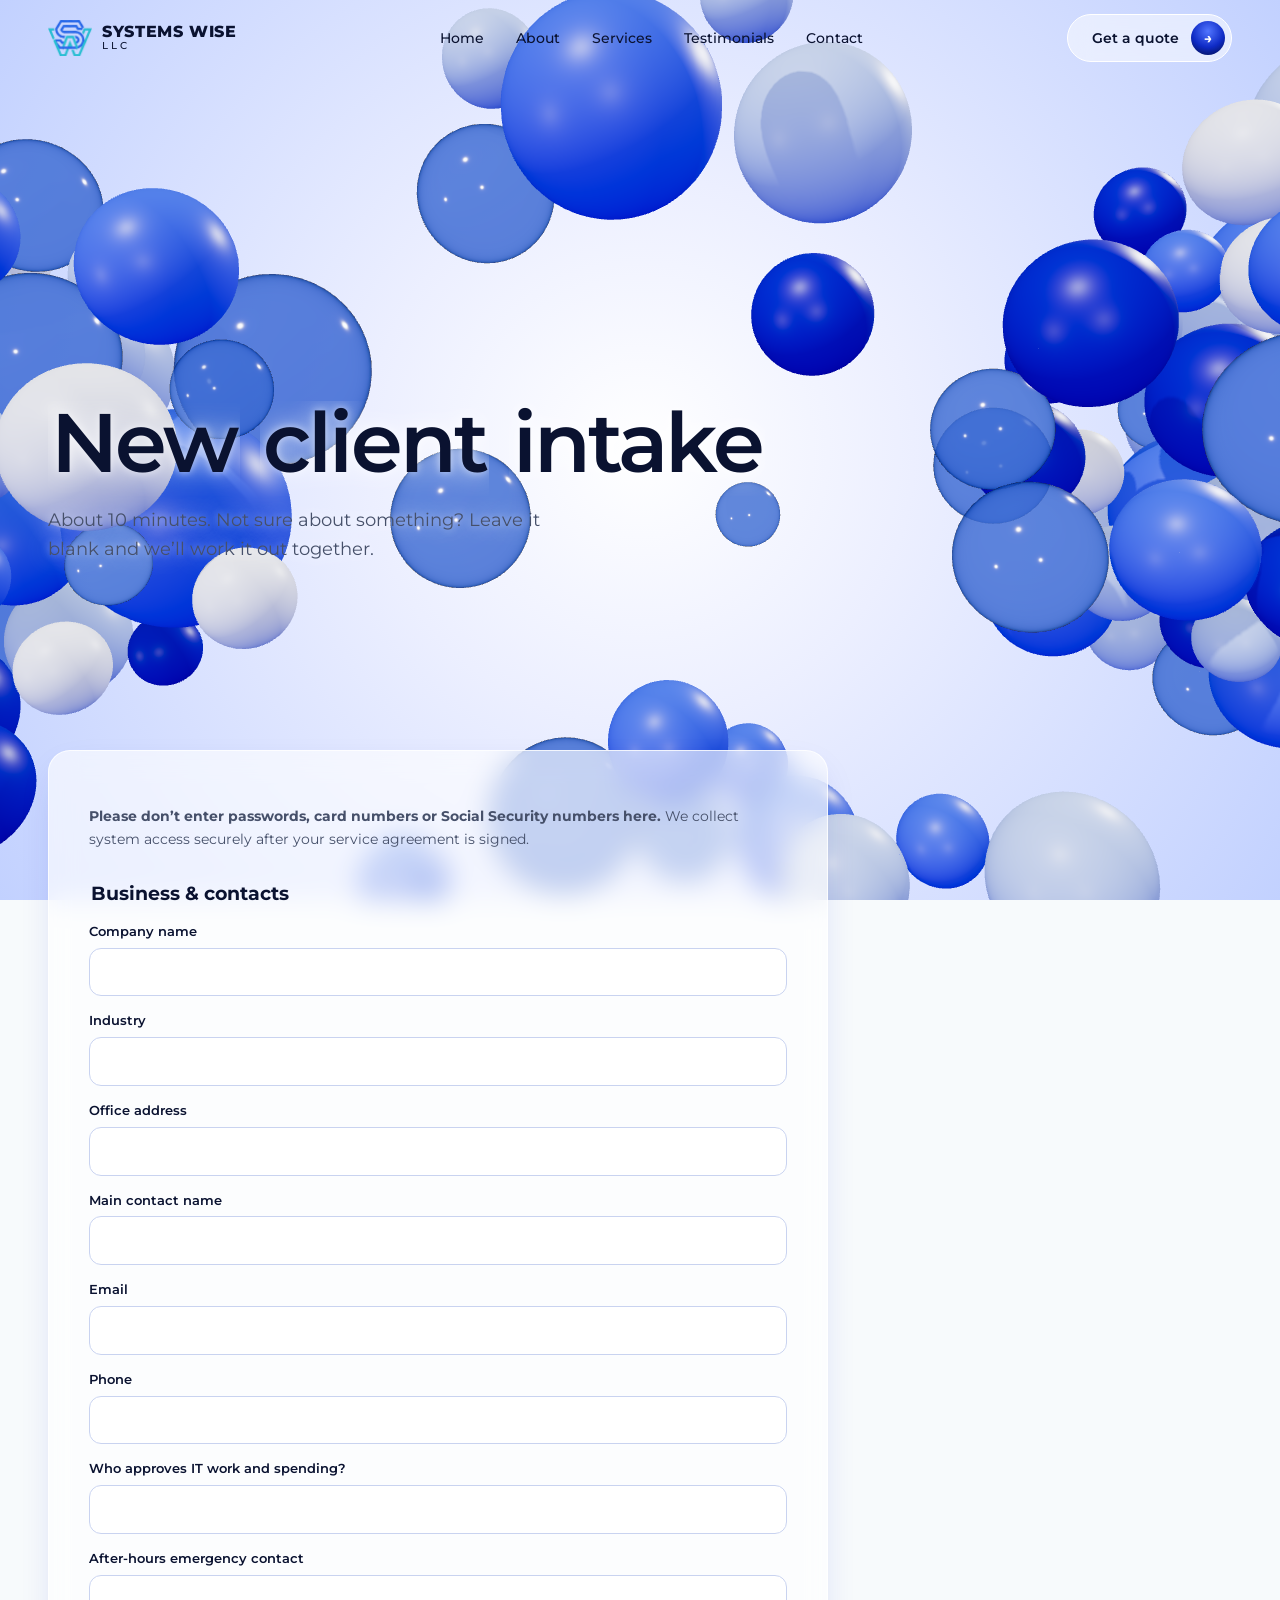
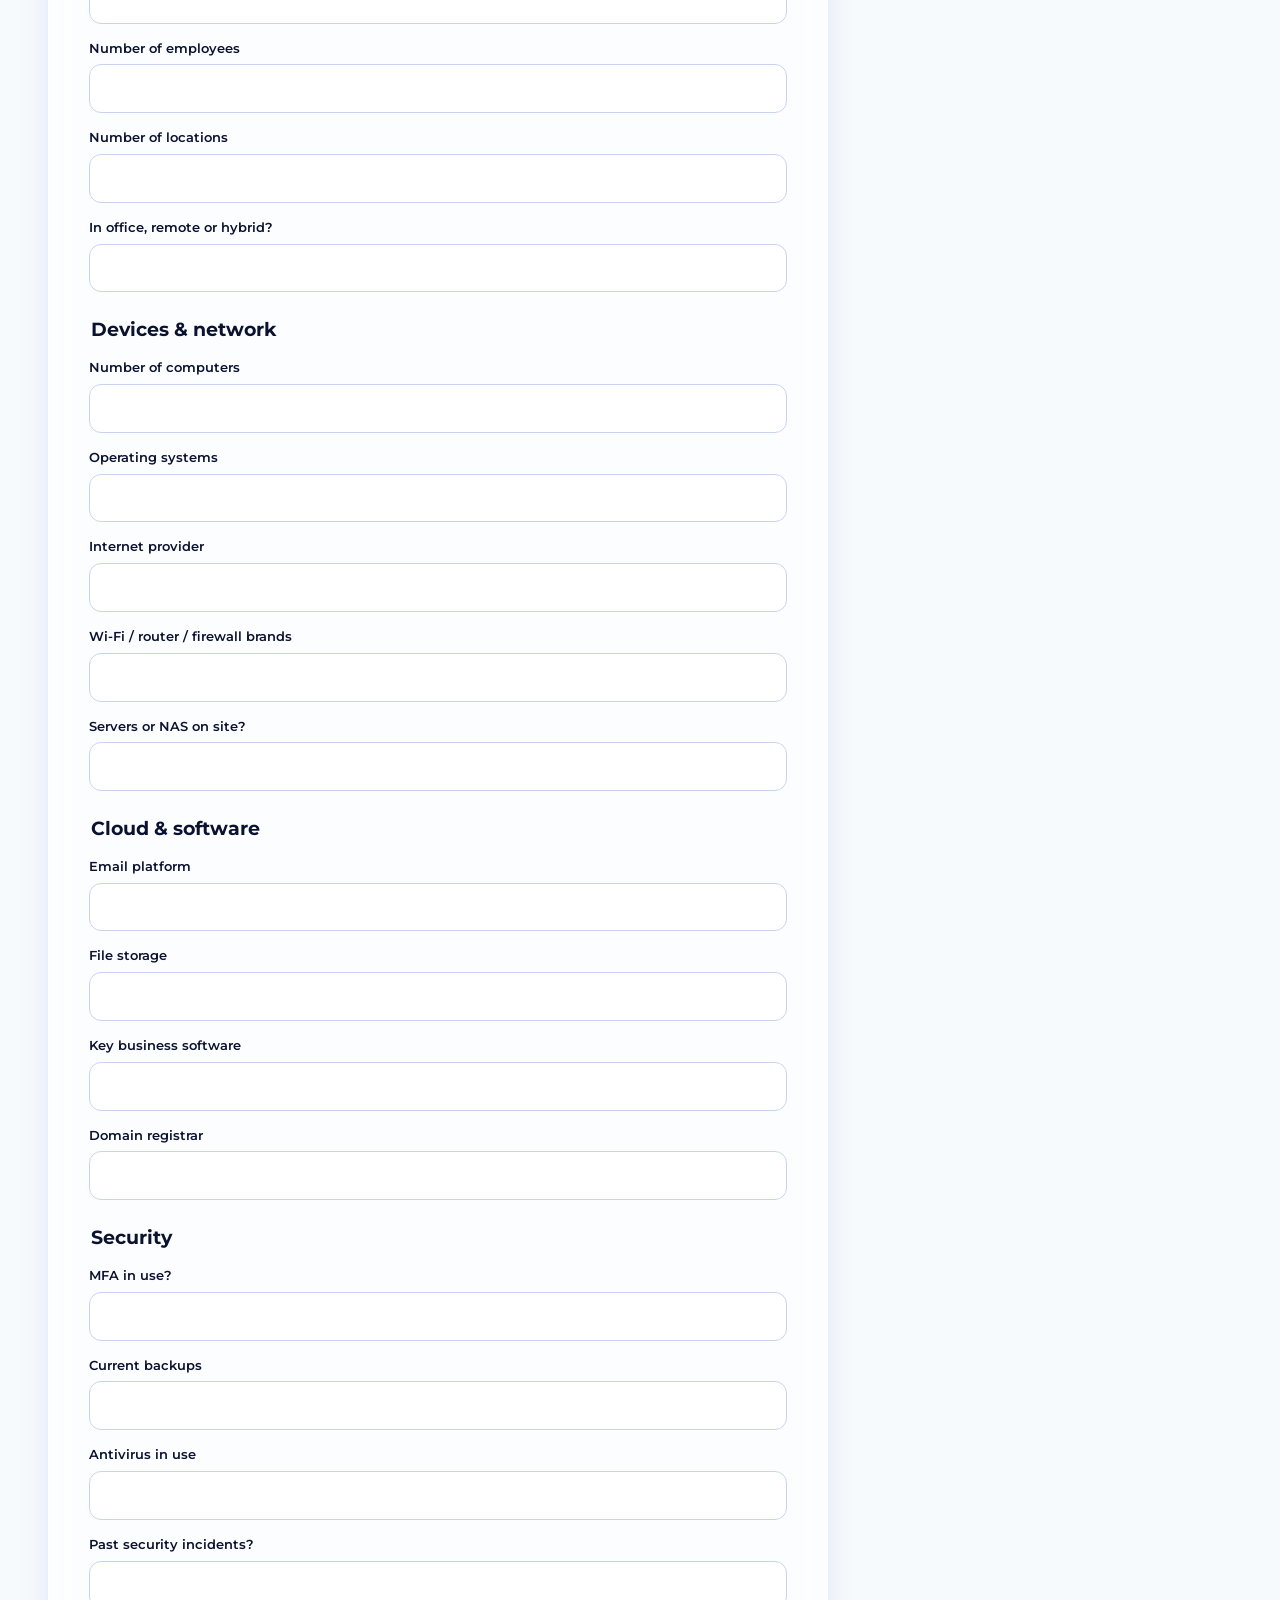
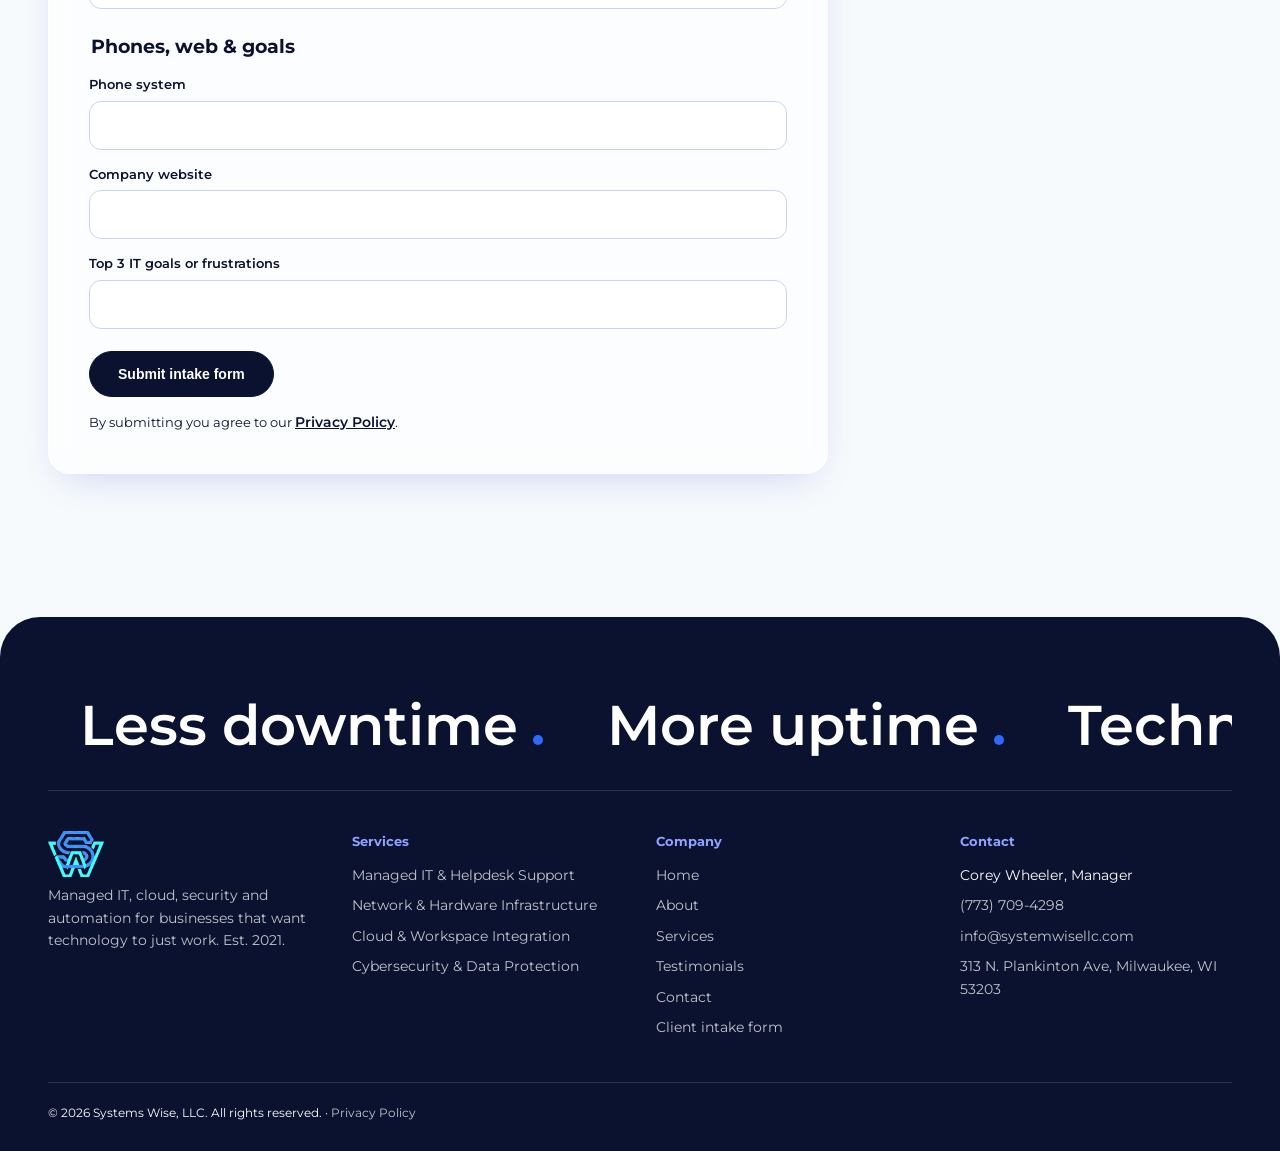
<file: intake.html>
<!doctype html><html lang="en"><head><meta charset="utf-8"><meta name="viewport" content="width=device-width,initial-scale=1,viewport-fit=cover"><title>Client Intake | Systems Wise, LLC</title><meta name="description" content="New client intake form for Systems Wise, LLC managed IT services."><meta name="theme-color" content="#ecefff"><meta property="og:title" content="Client Intake | Systems Wise, LLC"><meta property="og:description" content="New client intake form for Systems Wise, LLC managed IT services."><meta property="og:image" content="img/logo.png"><link rel="icon" href="img/favicon.png"><link rel="apple-touch-icon" href="img/apple-touch-icon.png"><link rel="preconnect" href="https://fonts.googleapis.com"><link rel="preconnect" href="https://fonts.gstatic.com" crossorigin><link rel="stylesheet" href="https://fonts.googleapis.com/css2?family=Montserrat:wght@400;500;600;800&display=swap"><link rel="stylesheet" href="styles.css"><script type="application/ld+json">{"@context": "https://schema.org", "@type": "ProfessionalService", "name": "Systems Wise, LLC", "telephone": "(773) 709-4298", "address": {"@type": "PostalAddress", "streetAddress": "313 N. Plankinton Ave", "addressLocality": "Milwaukee", "addressRegion": "WI", "postalCode": "53203", "addressCountry": "US"}}</script></head>
<body data-scale="3.2"><div id="bg"></div><canvas id="field" aria-hidden="true"></canvas>
<header><a class="logo" href="index.html" aria-label="Systems Wise, LLC home"><img src="img/mark.png" alt="" width="44" height="36"><span>SYSTEMS WISE<small>LLC</small></span></a><nav id="nav" aria-label="Main"><a href="index.html">Home</a><a href="about.html">About</a><a href="services.html">Services</a><a href="testimonials.html">Testimonials</a><a href="contact.html">Contact</a></nav><div style="display:flex;gap:10px;align-items:center"><span class="hdr-cta"><a class="btn" href="contact.html">Get a quote<b aria-hidden="true">→</b></a></span><button id="mt" aria-label="Menu" aria-controls="nav" aria-expanded="false">☰</button></div></header>
<main><section class="hero sub"><div><h1>New client intake</h1><p class="lead">About 10 minutes. Not sure about something? Leave it blank and we’ll work it out together.</p></div></section><section class="sec"><form class="glass card doc rv" style="padding:clamp(20px,4vw,40px)"><p><b>Please don’t enter passwords, card numbers or Social Security numbers here.</b> We collect system access securely after your service agreement is signed.</p><fieldset><legend>Business & contacts</legend><label>Company name<input name="Company name"></label><label>Industry<input name="Industry"></label><label>Office address<input name="Office address"></label><label>Main contact name<input name="Main contact name"></label><label>Email<input name="Email"></label><label>Phone<input name="Phone"></label><label>Who approves IT work and spending?<input name="Who approves IT work and spending?"></label><label>After-hours emergency contact<input name="After-hours emergency contact"></label><label>Number of employees<input name="Number of employees"></label><label>Number of locations<input name="Number of locations"></label><label>In office, remote or hybrid?<input name="In office, remote or hybrid?"></label></fieldset><fieldset><legend>Devices & network</legend><label>Number of computers<input name="Number of computers"></label><label>Operating systems<input name="Operating systems"></label><label>Internet provider<input name="Internet provider"></label><label>Wi-Fi / router / firewall brands<input name="Wi-Fi / router / firewall brands"></label><label>Servers or NAS on site?<input name="Servers or NAS on site?"></label></fieldset><fieldset><legend>Cloud & software</legend><label>Email platform<input name="Email platform"></label><label>File storage<input name="File storage"></label><label>Key business software<input name="Key business software"></label><label>Domain registrar<input name="Domain registrar"></label></fieldset><fieldset><legend>Security</legend><label>MFA in use?<input name="MFA in use?"></label><label>Current backups<input name="Current backups"></label><label>Antivirus in use<input name="Antivirus in use"></label><label>Past security incidents?<input name="Past security incidents?"></label></fieldset><fieldset><legend>Phones, web & goals</legend><label>Phone system<input name="Phone system"></label><label>Company website<input name="Company website"></label><label>Top 3 IT goals or frustrations<input name="Top 3 IT goals or frustrations"></label></fieldset><button class="btn s" type="submit" style="justify-self:start;padding:14px 28px;cursor:pointer">Submit intake form</button><p class="ok" role="status">Thank you! A specialist will review your intake and contact you to schedule your assessment.</p><small>By submitting you agree to our <a href="privacy-policy.html">Privacy Policy</a>.</small></form></section></main>
<footer><div class="mq" aria-hidden="true"><div><span style="padding:0 32px">Less downtime <i style="display:inline-block;width:10px;height:10px;border-radius:50%;background:#2f69ff"></i></span><span style="padding:0 32px">More uptime <i style="display:inline-block;width:10px;height:10px;border-radius:50%;background:#2f69ff"></i></span><span style="padding:0 32px">Technology that just works <i style="display:inline-block;width:10px;height:10px;border-radius:50%;background:#2f69ff"></i></span><span style="padding:0 32px">Let’s talk <i style="display:inline-block;width:10px;height:10px;border-radius:50%;background:#2f69ff"></i></span><span style="padding:0 32px">Less downtime <i style="display:inline-block;width:10px;height:10px;border-radius:50%;background:#2f69ff"></i></span><span style="padding:0 32px">More uptime <i style="display:inline-block;width:10px;height:10px;border-radius:50%;background:#2f69ff"></i></span><span style="padding:0 32px">Technology that just works <i style="display:inline-block;width:10px;height:10px;border-radius:50%;background:#2f69ff"></i></span><span style="padding:0 32px">Let’s talk <i style="display:inline-block;width:10px;height:10px;border-radius:50%;background:#2f69ff"></i></span></div></div><div class="fg"><div><img src="img/mark.png" alt="" width="56" height="46" style="filter:brightness(1.4)"><p style="opacity:.75;max-width:300px">Managed IT, cloud, security and automation for businesses that want technology to just work. Est. 2021.</p></div><div><h4>Services</h4><a href="services.html#managed-it">Managed IT & Helpdesk Support</a><a href="services.html#network">Network & Hardware Infrastructure</a><a href="services.html#cloud">Cloud & Workspace Integration</a><a href="services.html#security">Cybersecurity & Data Protection</a></div><div><h4>Company</h4><a href="index.html">Home</a><a href="about.html">About</a><a href="services.html">Services</a><a href="testimonials.html">Testimonials</a><a href="contact.html">Contact</a><a href="intake.html">Client intake form</a></div><div><h4>Contact</h4><p>Corey Wheeler, Manager</p><a href="tel:+17737094298">(773) 709-4298</a><a href="mailto:info@systemwisellc.com">info@systemwisellc.com</a><a href="https://www.google.com/maps/search/313+N.+Plankinton+Ave,+Milwaukee,+WI+53203" rel="noopener">313 N. Plankinton Ave, Milwaukee, WI 53203</a></div></div><div class="cp">© 2026 Systems Wise, LLC. All rights reserved. · <a href="privacy-policy.html">Privacy Policy</a></div></footer>
<script src="site.js" defer></script><script src="bg.bundle.js" defer></script></body></html>
</file>
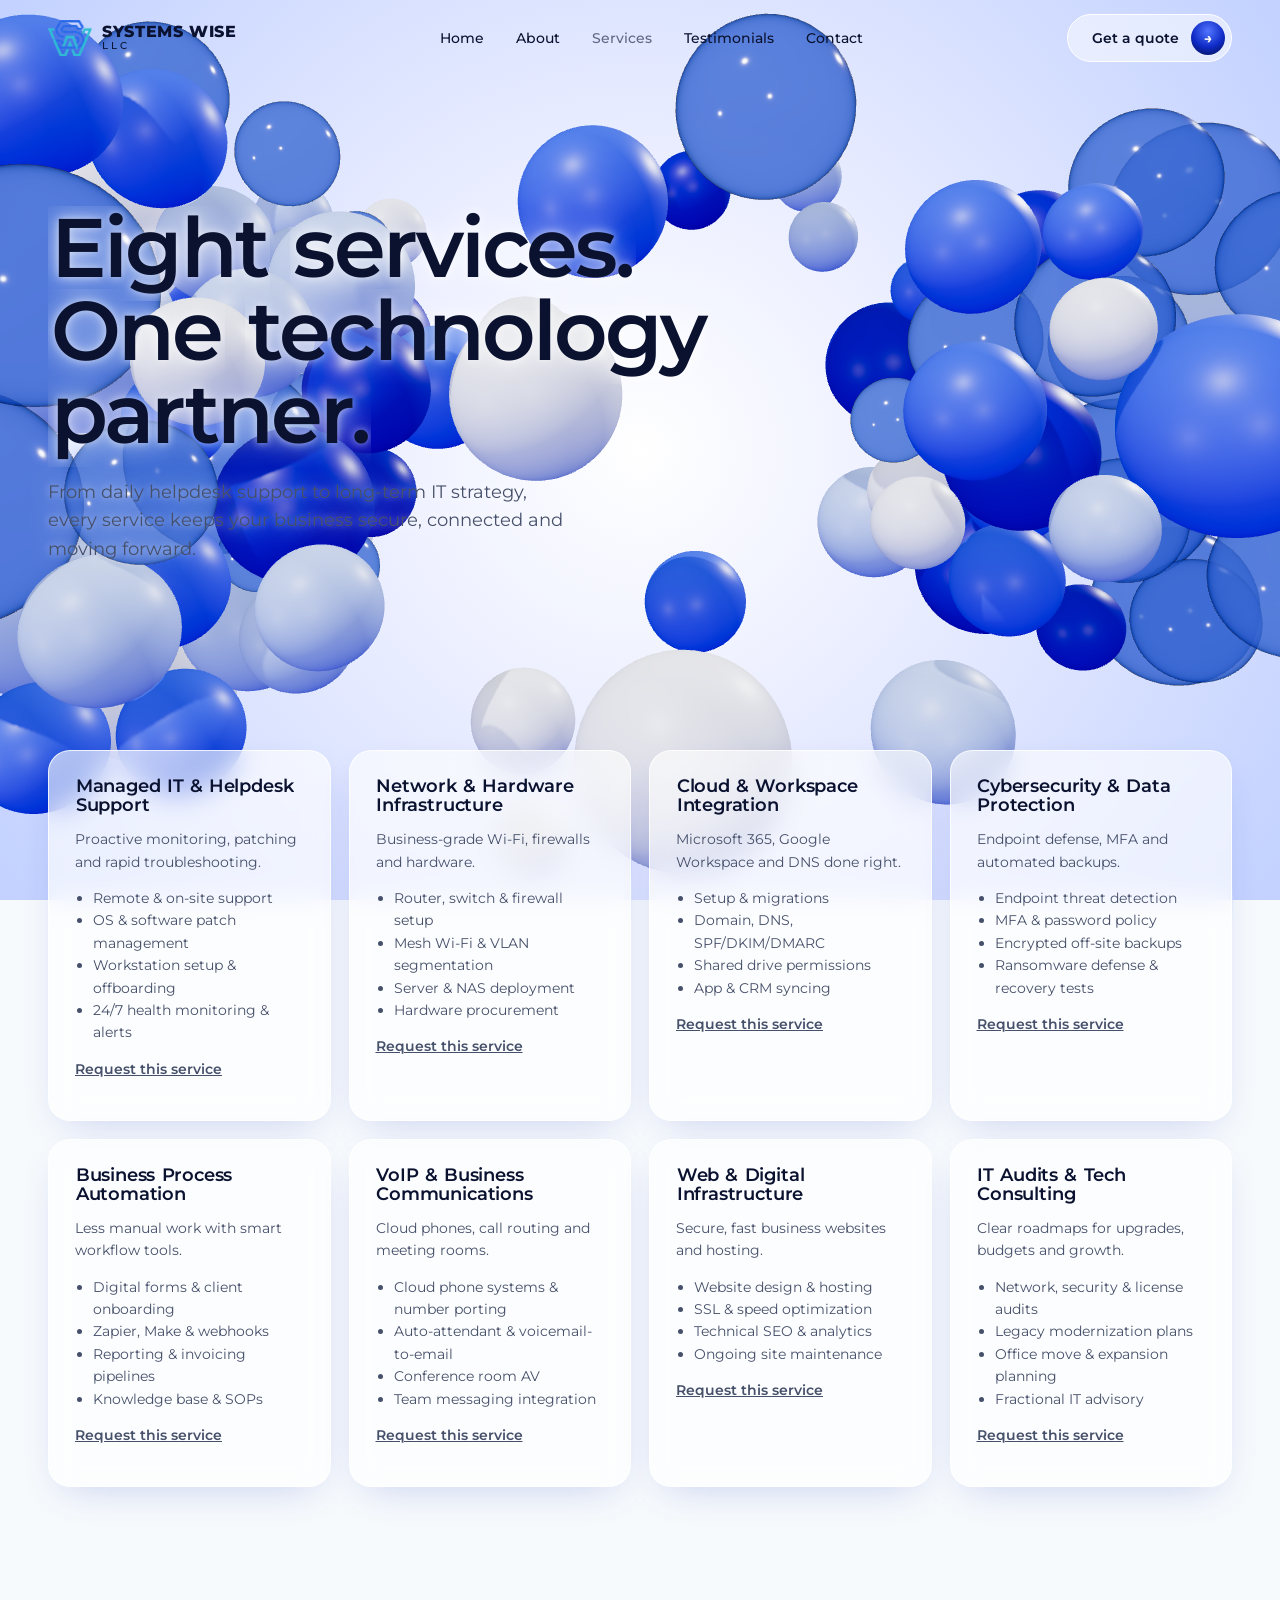
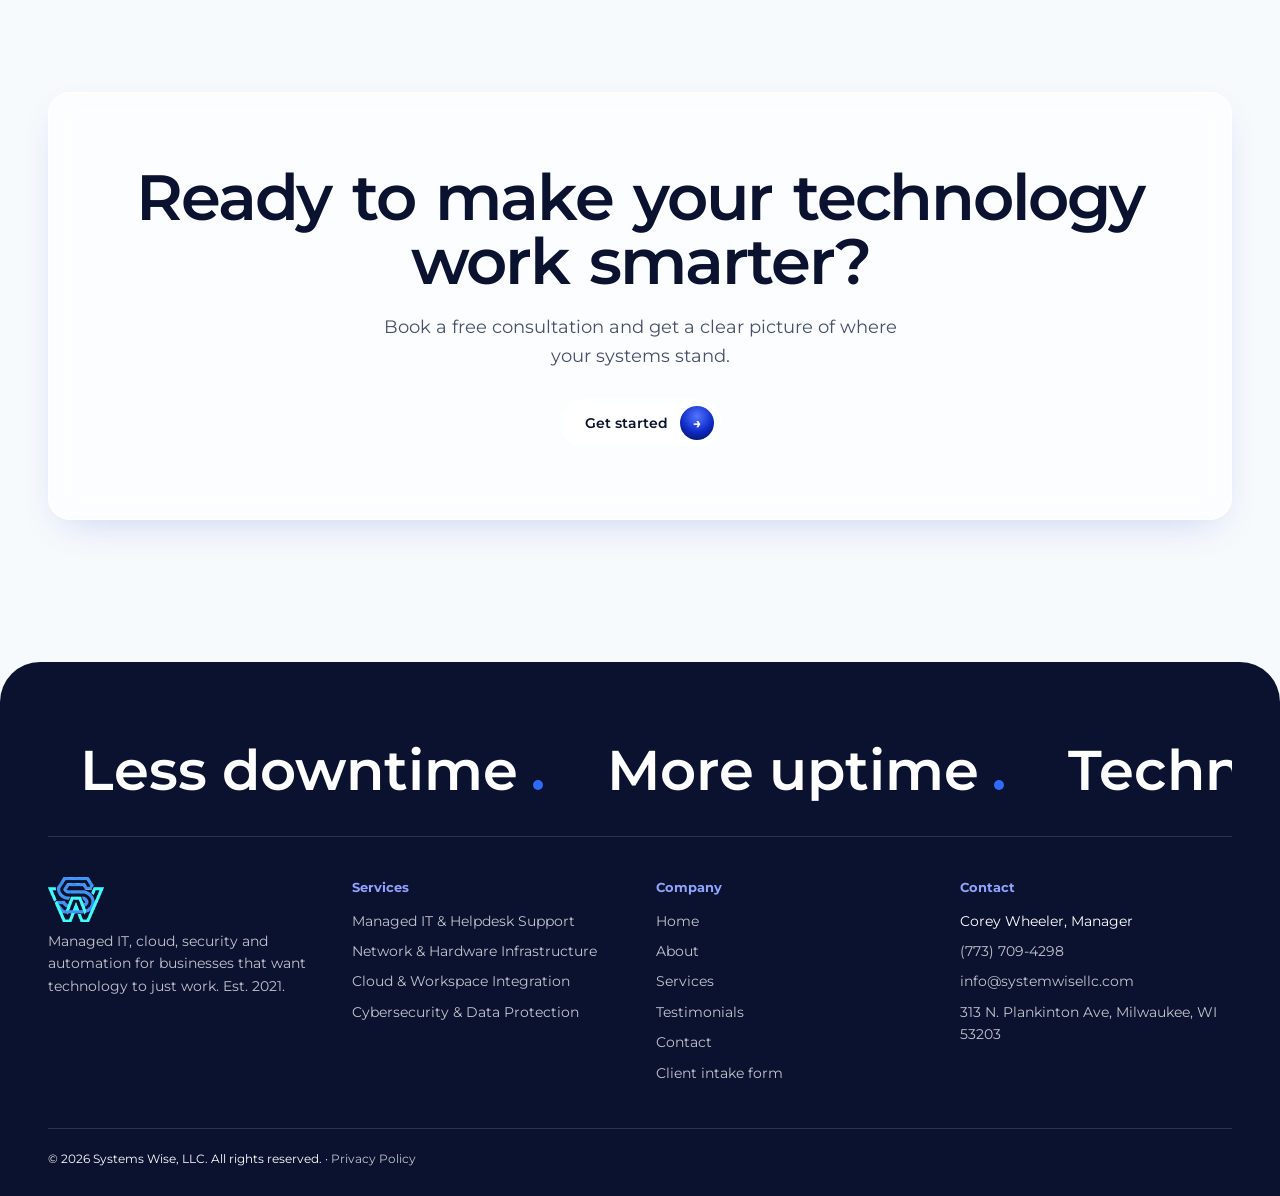
<file: services.html>
<!doctype html><html lang="en"><head><meta charset="utf-8"><meta name="viewport" content="width=device-width,initial-scale=1,viewport-fit=cover"><title>Services | Systems Wise, LLC</title><meta name="description" content="Eight IT services: managed IT, networks, cloud, cybersecurity, automation, VoIP, web and consulting."><meta name="theme-color" content="#ecefff"><meta property="og:title" content="Services | Systems Wise, LLC"><meta property="og:description" content="Eight IT services: managed IT, networks, cloud, cybersecurity, automation, VoIP, web and consulting."><meta property="og:image" content="img/logo.png"><link rel="icon" href="img/favicon.png"><link rel="apple-touch-icon" href="img/apple-touch-icon.png"><link rel="preconnect" href="https://fonts.googleapis.com"><link rel="preconnect" href="https://fonts.gstatic.com" crossorigin><link rel="stylesheet" href="https://fonts.googleapis.com/css2?family=Montserrat:wght@400;500;600;800&display=swap"><link rel="stylesheet" href="styles.css"><script type="application/ld+json">{"@context": "https://schema.org", "@type": "ProfessionalService", "name": "Systems Wise, LLC", "telephone": "(773) 709-4298", "address": {"@type": "PostalAddress", "streetAddress": "313 N. Plankinton Ave", "addressLocality": "Milwaukee", "addressRegion": "WI", "postalCode": "53203", "addressCountry": "US"}}</script></head>
<body data-scale="2.6"><div id="bg"></div><canvas id="field" aria-hidden="true"></canvas>
<header><a class="logo" href="index.html" aria-label="Systems Wise, LLC home"><img src="img/mark.png" alt="" width="44" height="36"><span>SYSTEMS WISE<small>LLC</small></span></a><nav id="nav" aria-label="Main"><a href="index.html">Home</a><a href="about.html">About</a><a href="services.html" aria-current="page">Services</a><a href="testimonials.html">Testimonials</a><a href="contact.html">Contact</a></nav><div style="display:flex;gap:10px;align-items:center"><span class="hdr-cta"><a class="btn" href="contact.html">Get a quote<b aria-hidden="true">→</b></a></span><button id="mt" aria-label="Menu" aria-controls="nav" aria-expanded="false">☰</button></div></header>
<main><section class="hero sub"><div><h1>Eight services. One technology partner.</h1><p class="lead">From daily helpdesk support to long-term IT strategy, every service keeps your business secure, connected and moving forward.</p></div></section><section class="sec"><div class="grid"><article id="managed-it" class="glass card rv" style="scroll-margin-top:96px"><h3>Managed IT & Helpdesk Support</h3><p>Proactive monitoring, patching and rapid troubleshooting.</p><ul><li>Remote & on-site support</li><li>OS & software patch management</li><li>Workstation setup & offboarding</li><li>24/7 health monitoring & alerts</li></ul><p><a href="contact.html?service=managed-it">Request this service</a></p></article><article id="network" class="glass card rv" style="scroll-margin-top:96px"><h3>Network & Hardware Infrastructure</h3><p>Business-grade Wi-Fi, firewalls and hardware.</p><ul><li>Router, switch & firewall setup</li><li>Mesh Wi-Fi & VLAN segmentation</li><li>Server & NAS deployment</li><li>Hardware procurement</li></ul><p><a href="contact.html?service=network">Request this service</a></p></article><article id="cloud" class="glass card rv" style="scroll-margin-top:96px"><h3>Cloud & Workspace Integration</h3><p>Microsoft 365, Google Workspace and DNS done right.</p><ul><li>Setup & migrations</li><li>Domain, DNS, SPF/DKIM/DMARC</li><li>Shared drive permissions</li><li>App & CRM syncing</li></ul><p><a href="contact.html?service=cloud">Request this service</a></p></article><article id="security" class="glass card rv" style="scroll-margin-top:96px"><h3>Cybersecurity & Data Protection</h3><p>Endpoint defense, MFA and automated backups.</p><ul><li>Endpoint threat detection</li><li>MFA & password policy</li><li>Encrypted off-site backups</li><li>Ransomware defense & recovery tests</li></ul><p><a href="contact.html?service=security">Request this service</a></p></article><article id="automation" class="glass card rv" style="scroll-margin-top:96px"><h3>Business Process Automation</h3><p>Less manual work with smart workflow tools.</p><ul><li>Digital forms & client onboarding</li><li>Zapier, Make & webhooks</li><li>Reporting & invoicing pipelines</li><li>Knowledge base & SOPs</li></ul><p><a href="contact.html?service=automation">Request this service</a></p></article><article id="voip" class="glass card rv" style="scroll-margin-top:96px"><h3>VoIP & Business Communications</h3><p>Cloud phones, call routing and meeting rooms.</p><ul><li>Cloud phone systems & number porting</li><li>Auto-attendant & voicemail-to-email</li><li>Conference room AV</li><li>Team messaging integration</li></ul><p><a href="contact.html?service=voip">Request this service</a></p></article><article id="web" class="glass card rv" style="scroll-margin-top:96px"><h3>Web & Digital Infrastructure</h3><p>Secure, fast business websites and hosting.</p><ul><li>Website design & hosting</li><li>SSL & speed optimization</li><li>Technical SEO & analytics</li><li>Ongoing site maintenance</li></ul><p><a href="contact.html?service=web">Request this service</a></p></article><article id="audit" class="glass card rv" style="scroll-margin-top:96px"><h3>IT Audits & Tech Consulting</h3><p>Clear roadmaps for upgrades, budgets and growth.</p><ul><li>Network, security & license audits</li><li>Legacy modernization plans</li><li>Office move & expansion planning</li><li>Fractional IT advisory</li></ul><p><a href="contact.html?service=audit">Request this service</a></p></article></div></section><section class="sec" style="text-align:center"><div class="glass rv" style="padding:clamp(32px,6vw,72px)"><h2 style="margin:0 auto 20px">Ready to make your technology work smarter?</h2><p class="lead" style="margin:0 auto 28px">Book a free consultation and get a clear picture of where your systems stand.</p><a class="btn" href="contact.html">Get started<b aria-hidden="true">→</b></a></div></section></main>
<footer><div class="mq" aria-hidden="true"><div><span style="padding:0 32px">Less downtime <i style="display:inline-block;width:10px;height:10px;border-radius:50%;background:#2f69ff"></i></span><span style="padding:0 32px">More uptime <i style="display:inline-block;width:10px;height:10px;border-radius:50%;background:#2f69ff"></i></span><span style="padding:0 32px">Technology that just works <i style="display:inline-block;width:10px;height:10px;border-radius:50%;background:#2f69ff"></i></span><span style="padding:0 32px">Let’s talk <i style="display:inline-block;width:10px;height:10px;border-radius:50%;background:#2f69ff"></i></span><span style="padding:0 32px">Less downtime <i style="display:inline-block;width:10px;height:10px;border-radius:50%;background:#2f69ff"></i></span><span style="padding:0 32px">More uptime <i style="display:inline-block;width:10px;height:10px;border-radius:50%;background:#2f69ff"></i></span><span style="padding:0 32px">Technology that just works <i style="display:inline-block;width:10px;height:10px;border-radius:50%;background:#2f69ff"></i></span><span style="padding:0 32px">Let’s talk <i style="display:inline-block;width:10px;height:10px;border-radius:50%;background:#2f69ff"></i></span></div></div><div class="fg"><div><img src="img/mark.png" alt="" width="56" height="46" style="filter:brightness(1.4)"><p style="opacity:.75;max-width:300px">Managed IT, cloud, security and automation for businesses that want technology to just work. Est. 2021.</p></div><div><h4>Services</h4><a href="services.html#managed-it">Managed IT & Helpdesk Support</a><a href="services.html#network">Network & Hardware Infrastructure</a><a href="services.html#cloud">Cloud & Workspace Integration</a><a href="services.html#security">Cybersecurity & Data Protection</a></div><div><h4>Company</h4><a href="index.html">Home</a><a href="about.html">About</a><a href="services.html">Services</a><a href="testimonials.html">Testimonials</a><a href="contact.html">Contact</a><a href="intake.html">Client intake form</a></div><div><h4>Contact</h4><p>Corey Wheeler, Manager</p><a href="tel:+17737094298">(773) 709-4298</a><a href="mailto:info@systemwisellc.com">info@systemwisellc.com</a><a href="https://www.google.com/maps/search/313+N.+Plankinton+Ave,+Milwaukee,+WI+53203" rel="noopener">313 N. Plankinton Ave, Milwaukee, WI 53203</a></div></div><div class="cp">© 2026 Systems Wise, LLC. All rights reserved. · <a href="privacy-policy.html">Privacy Policy</a></div></footer>
<script src="site.js" defer></script><script src="bg.bundle.js" defer></script></body></html>
</file>
<file: styles.css>
:root{--b:#2563eb;--c:#22bcd4;--ink:#0a1230;--mut:#46506a;font-family:Montserrat,system-ui,sans-serif}
*{box-sizing:border-box}html,body{margin:0;width:100%}body{overflow-x:hidden;color:var(--ink);background:#f7fafc;line-height:1.6;-webkit-font-smoothing:antialiased}
::-webkit-scrollbar{width:8px}::-webkit-scrollbar-thumb{background:rgba(14,42,197,.2);border-radius:99px}
a{color:inherit}img{max-width:100%;height:auto}:focus-visible{outline:3px solid var(--b);outline-offset:3px}
#bg{position:fixed;inset:0;z-index:-10;background:radial-gradient(circle,#fff,#ecefff 35%,#c2d1ff);transition:background 1.2s cubic-bezier(.65,0,.35,1)}
#field{position:fixed;inset:0;width:100%;height:100%;z-index:0;pointer-events:none}
#loader{position:fixed;inset:0;z-index:100;display:flex;flex-direction:column;align-items:center;justify-content:center;gap:24px;background:radial-gradient(circle at 50% 42%,#fff,#eef2ff 45%,#dbe4ff);transition:opacity .55s}
#loader.off{opacity:0;pointer-events:none}#loader small{font-size:11px;letter-spacing:.2em;color:#6b7bb5}
.bar{width:clamp(180px,32vw,280px);height:2px;background:rgba(14,42,197,.14)}.bar i{display:block;height:100%;width:0;background:linear-gradient(90deg,#5175ff,#0e2ac5);box-shadow:0 0 14px rgba(47,105,255,.55);transition:width .45s}
header{position:fixed;top:0;left:0;right:0;z-index:30;display:flex;align-items:center;justify-content:space-between;height:76px;padding:0 clamp(16px,4vw,48px)}
.logo{display:flex;align-items:center;gap:10px;text-decoration:none;font-weight:800;letter-spacing:.04em}.logo img{width:44px;height:auto}.logo span{line-height:1.05}.logo small{display:block;font-weight:500;font-size:10px;letter-spacing:.3em}
nav{display:flex;gap:clamp(14px,2.5vw,36px);font-size:14px;font-weight:500}nav a{text-decoration:none}nav a:hover,nav a[aria-current]{opacity:.6}
.glass{background:rgba(255,255,255,.64);backdrop-filter:blur(14px);-webkit-backdrop-filter:blur(14px);border:1px solid rgba(255,255,255,.8);border-radius:22px;box-shadow:0 14px 40px -14px rgba(14,42,197,.2)}
.btn{display:inline-flex;align-items:center;gap:12px;padding:6px 6px 6px 24px;border-radius:99px;text-decoration:none;font-weight:600;font-size:14px;background:rgba(255,255,255,.5);backdrop-filter:blur(12px);border:1px solid #fff}
.btn b{width:34px;height:34px;border-radius:50%;display:grid;place-items:center;color:#fff;background:radial-gradient(circle at 50% 30%,#5175ff,#0e2ac5 55%,#020b40)}
.btn.s{background:var(--ink);color:#fff;border-color:var(--ink)}
#mt{display:none;background:none;border:1px solid #fff;border-radius:50%;width:42px;height:42px;font-size:20px;cursor:pointer;background:rgba(255,255,255,.5)}
main{position:relative;z-index:10}.w{padding:0 clamp(16px,4vw,48px)}
.hero{min-height:100svh;display:flex;align-items:flex-end;padding:110px clamp(16px,4vw,48px) 56px;gap:32px;justify-content:space-between}
.hero.sub{min-height:72svh}.hero>div{max-width:760px}
h1,h2,h3{margin:0;font-weight:600;letter-spacing:-.035em;line-height:1}
h1{font-size:clamp(2.3rem,7vw,5.2rem)}h2{font-size:clamp(2rem,5vw,4.2rem)}h3{font-size:1.15rem;letter-spacing:-.01em}
.lead{font-size:clamp(15px,1.5vw,18px);color:var(--mut);max-width:520px;margin:22px 0 28px}.row{display:flex;flex-wrap:wrap;gap:12px}
.fig{position:relative;flex:0 1 380px;align-self:flex-end}.fig img{display:block;width:100%;max-height:78svh;object-fit:contain}
.fig .glass{position:absolute;left:-30px;bottom:12%;padding:14px 18px;font-size:12px;line-height:1.8}
.beat{min-height:100svh;display:flex;flex-direction:column;justify-content:center;padding:130px clamp(16px,4vw,48px)}.beat.sp{justify-content:space-between}.beat p{max-width:440px;color:var(--mut)}
.sec{padding:clamp(48px,8vw,110px) clamp(16px,4vw,48px)}.sec>h2{margin-bottom:36px;max-width:820px}
.grid{display:grid;grid-template-columns:repeat(auto-fit,minmax(260px,1fr));gap:18px}.card{padding:26px}.card p,.card li{color:var(--mut);font-size:14px}.card ul{padding-left:18px;margin:12px 0 0}
.card a{font-weight:600;font-size:14px}.st{display:grid;grid-template-columns:repeat(auto-fit,minmax(150px,1fr));gap:14px;max-width:560px;margin-top:28px}.st div{padding:16px 18px}.st b{display:block;font-size:26px}
.rv{opacity:0;transform:translateY(36px);filter:blur(8px);transition:opacity 1.2s cubic-bezier(.16,1,.3,1),transform 1.2s cubic-bezier(.16,1,.3,1),filter 1.2s}.rv.in{opacity:1;transform:none;filter:none}
form{display:grid;gap:14px}label{font-size:13px;font-weight:600;display:grid;gap:6px}input,select,textarea{font:inherit;padding:13px 14px;border:1px solid #c9d3f0;border-radius:12px;background:#fff;width:100%}
fieldset{border:0;padding:0;margin:0 0 8px;display:grid;gap:14px}legend{font-weight:700;font-size:1.2rem;margin-bottom:12px}.ok{display:none;padding:14px;border-radius:12px;background:#e6fbf0;font-weight:600}
.two{display:grid;grid-template-columns:repeat(auto-fit,minmax(220px,1fr));gap:14px}.doc{max-width:780px}.doc h2{font-size:1.5rem;margin:32px 0 8px}.doc p,.doc li{color:var(--mut)}
footer{position:relative;z-index:10;background:#0a1230;color:#fff;border-radius:40px 40px 0 0;padding:64px clamp(16px,4vw,48px) 28px;margin-top:40px}footer a{opacity:.75;text-decoration:none}footer a:hover{opacity:1}
.fg{display:grid;grid-template-columns:repeat(auto-fit,minmax(200px,1fr));gap:32px}.fg h4{margin:0 0 12px;font-size:13px;color:#8fa3ff}.fg a,.fg p{display:block;margin:0 0 8px;font-size:14px}
.mq{overflow:hidden;white-space:nowrap;font-size:clamp(26px,5vw,56px);font-weight:600;border-bottom:1px solid #ffffff22;padding-bottom:20px;margin-bottom:40px}.mq div{display:inline-block;animation:mq 26s linear infinite}@keyframes mq{to{transform:translateX(-50%)}}
.cp{margin-top:36px;padding-top:20px;border-top:1px solid #ffffff22;font-size:12px;opacity:.6}
@media(max-width:860px){#mt{display:block}nav{position:fixed;inset:76px 12px auto;flex-direction:column;padding:18px;border-radius:20px;background:rgba(255,255,255,.95);display:none}nav.open{display:flex}.hdr-cta{display:none}.hero{flex-direction:column;align-items:flex-start;justify-content:flex-end}.fig{flex-basis:auto;width:min(300px,80%);align-self:center}.fig .glass{left:0}}
@media(prefers-reduced-motion:reduce){.rv{opacity:1;transform:none;filter:none;transition:none}.mq div{animation:none}}
h1,.beat h2,.hero .lead{text-shadow:0 0 26px rgba(255,255,255,.85),0 0 8px rgba(255,255,255,.6)}
.w{display:inline-block;overflow:hidden;vertical-align:top;padding:0 .04em .14em;margin-bottom:-.14em}.w>span{display:inline-block;transform:translateY(112%);transition:transform 1s cubic-bezier(.16,1,.3,1) calc(var(--i)*70ms)}.in-t .w>span{transform:none}
.tx{opacity:0;transform:translateY(22px);filter:blur(6px);transition:opacity .9s cubic-bezier(.16,1,.3,1) var(--d,0s),transform .9s cubic-bezier(.16,1,.3,1) var(--d,0s),filter .9s var(--d,0s)}.tx.in-t{opacity:1;transform:none;filter:none}
@media(prefers-reduced-motion:reduce){.w>span{transform:none;transition:none}.tx{opacity:1;transform:none;filter:none;transition:none}}
.map{display:block;width:100%;height:clamp(280px,45vw,440px);border:0;border-radius:14px}
.w>span{transition-duration:.8s;transition-delay:calc(var(--i)*45ms)}.tx{transition-duration:.7s}

/* testimonials: expanding cards
   ===== EDIT THESE NUMBERS TO RESIZE THINGS ===== */
.tcards{
  --card-h:420px;        /* height of every card (desktop) */
  --open-grow:3;         /* how much wider the open card is vs closed ones */
  --open-img-w:170px;    /* photo width inside the OPEN card (desktop) */
  --img-pos:50% 22%;     /* which part of the photo shows: left/right  up/down */
  --mobile-img-h:200px;  /* photo height on phones and tablets */
  --gap:16px;            /* space between cards */
  display:flex;gap:var(--gap);align-items:flex-start;justify-content:center;max-width:1440px;margin:0 auto}
/* ===== end of the numbers ===== */
.tcard{flex:1 1 0;min-width:0;display:flex;flex-direction:column;gap:12px;cursor:pointer;outline:none;transition:flex-grow .7s cubic-bezier(.16,1,.3,1)}
.tcard.on{flex-grow:var(--open-grow)}
.tcard:focus-visible .tpanel{outline:3px solid var(--b);outline-offset:3px}
.tpanel{height:var(--card-h);display:flex;padding:12px;border-radius:24px;overflow:hidden;background:#dfe6fb;transition:background-color .6s}
.tcard.on .tpanel{background:#0a2a8a}
.timg{position:relative;flex:0 0 100%;width:100%;border-radius:16px;overflow:hidden;background:#a8c1ff;transition:flex-basis .7s cubic-bezier(.16,1,.3,1)}
.tcard.on .timg{flex-basis:var(--open-img-w)}
.timg img{position:absolute;inset:0;width:100%;height:100%;max-width:none;object-fit:cover;object-position:var(--img-pos)}
.tbadge{position:absolute;left:14px;bottom:14px;width:40px;height:40px;border-radius:10px;background:#fff;display:grid;place-items:center;box-shadow:0 2px 8px rgba(10,18,48,.15)}
.tbadge svg{width:20px;height:20px}
.tbody{flex:0 0 0;min-width:0;overflow:hidden;padding:0;opacity:0;transform:translateX(40px);transition:opacity .5s cubic-bezier(.23,1,.32,1),transform .5s cubic-bezier(.23,1,.32,1)}
.tcard.on .tbody{flex:1 1 0;padding:12px 8px 12px 24px;opacity:1;transform:none;transition-delay:.15s}
.tin{min-width:230px;height:100%;display:flex;flex-direction:column;color:#fff}
.ts{display:flex;align-items:center;gap:2px;margin-bottom:12px;color:#fbbf24}.ts svg{width:15px;height:15px}.ts span{margin-left:8px;font-size:13px;font-weight:600;color:#fff}
.tq{font-size:14.5px;line-height:1.65;opacity:.92;margin-bottom:auto}
.tn{font-size:16px;font-weight:600;margin-top:20px}.tr{font-size:13px;color:#7fe3f2;margin-top:2px}
.tlabel{text-align:center;font-size:14px;font-weight:500;color:var(--ink)}
@media(max-width:1023px){
.tcards{flex-direction:column;align-items:stretch;max-width:600px}
.tcard,.tcard.on{flex:none;width:100%}
.tpanel{height:auto;flex-direction:column}
.timg,.tcard.on .timg{flex:none;width:100%;height:var(--mobile-img-h)}
.timg img{object-position:50% var(--pm,25%)}
.tbody,.tcard.on .tbody{flex:none;display:grid;grid-template-rows:0fr;padding:0;opacity:0;transform:none;transition:grid-template-rows .5s,opacity .4s}
.tcard.on .tbody{grid-template-rows:1fr;opacity:1}
.tin{min-width:0;overflow:hidden;height:auto}
.tcard.on .tin{padding:20px 12px 12px}
.tq{margin-bottom:0}
}
@media(prefers-reduced-motion:reduce){.tcard,.tpanel,.timg,.tbody{transition:none}}
</file>
